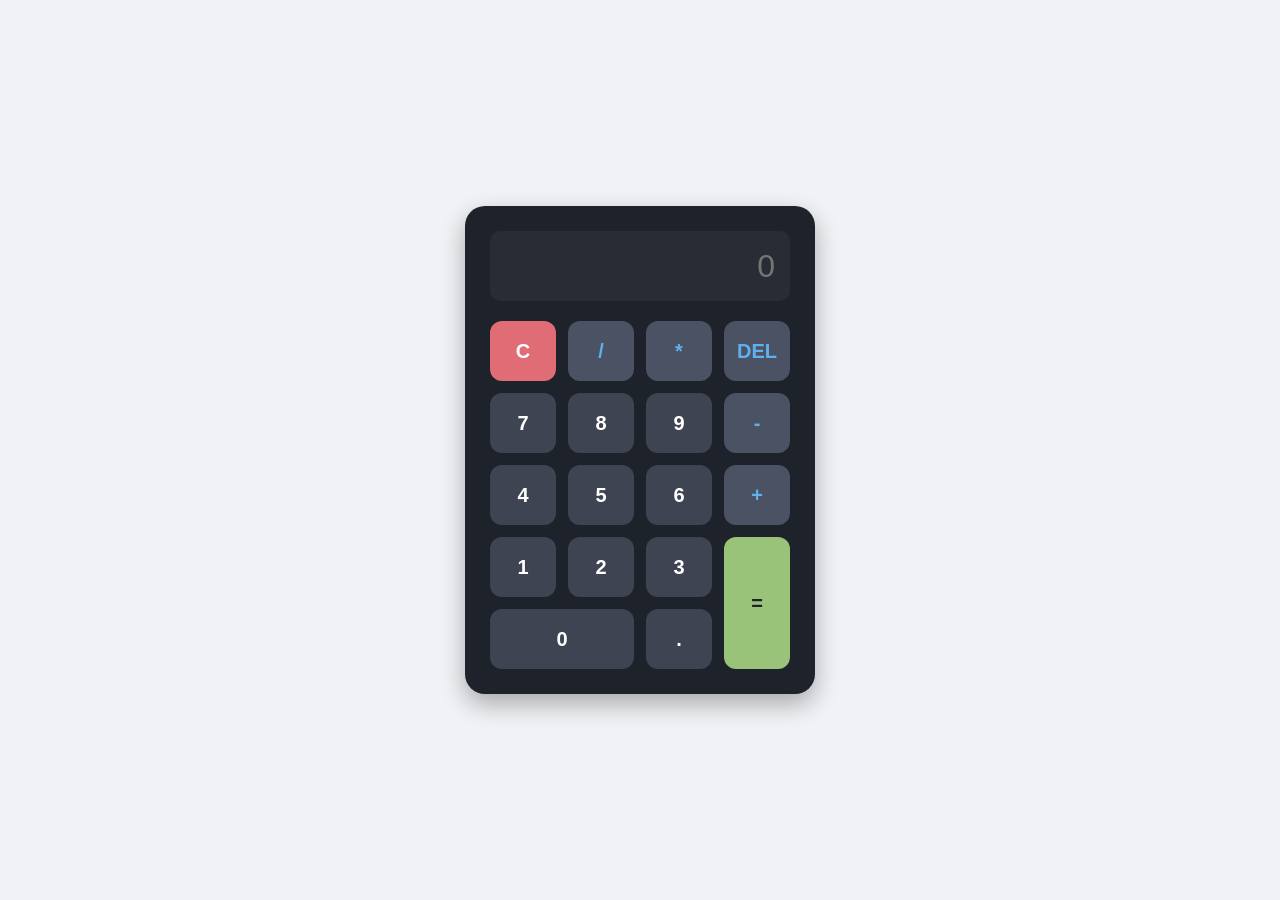
<file: calculator/Calc.html>
<!DOCTYPE html>
<html lang="en">
<head>
    <meta charset="UTF-8">
    <meta name="viewport" content="width=device-width, initial-scale=1.0">
    <title>Simple Calculator</title>
    <link rel="stylesheet" href="style.css">
</head>
<body>

    <div class="calculator">
        <input type="text" id="display" readonly placeholder="0">
        
        <div class="buttons">
            <button class="btn clear" onclick="clearDisplay()">C</button>
            <button class="btn operator" onclick="appendValue('/')">/</button>
            <button class="btn operator" onclick="appendValue('*')">*</button>
            <button class="btn operator" onclick="deleteLast()">DEL</button>

            <button class="btn" onclick="appendValue('7')">7</button>
            <button class="btn" onclick="appendValue('8')">8</button>
            <button class="btn" onclick="appendValue('9')">9</button>
            <button class="btn operator" onclick="appendValue('-')">-</button>

            <button class="btn" onclick="appendValue('4')">4</button>
            <button class="btn" onclick="appendValue('5')">5</button>
            <button class="btn" onclick="appendValue('6')">6</button>
            <button class="btn operator" onclick="appendValue('+')">+</button>

            <button class="btn" onclick="appendValue('1')">1</button>
            <button class="btn" onclick="appendValue('2')">2</button>
            <button class="btn" onclick="appendValue('3')">3</button>
            <button class="btn equal" onclick="calculateResult()">=</button>

            <button class="btn zero" onclick="appendValue('0')">0</button>
            <button class="btn" onclick="appendValue('.')">.</button>
        </div>
    </div>
    <script src="script.js"></script>
</body>
</html>
</file>
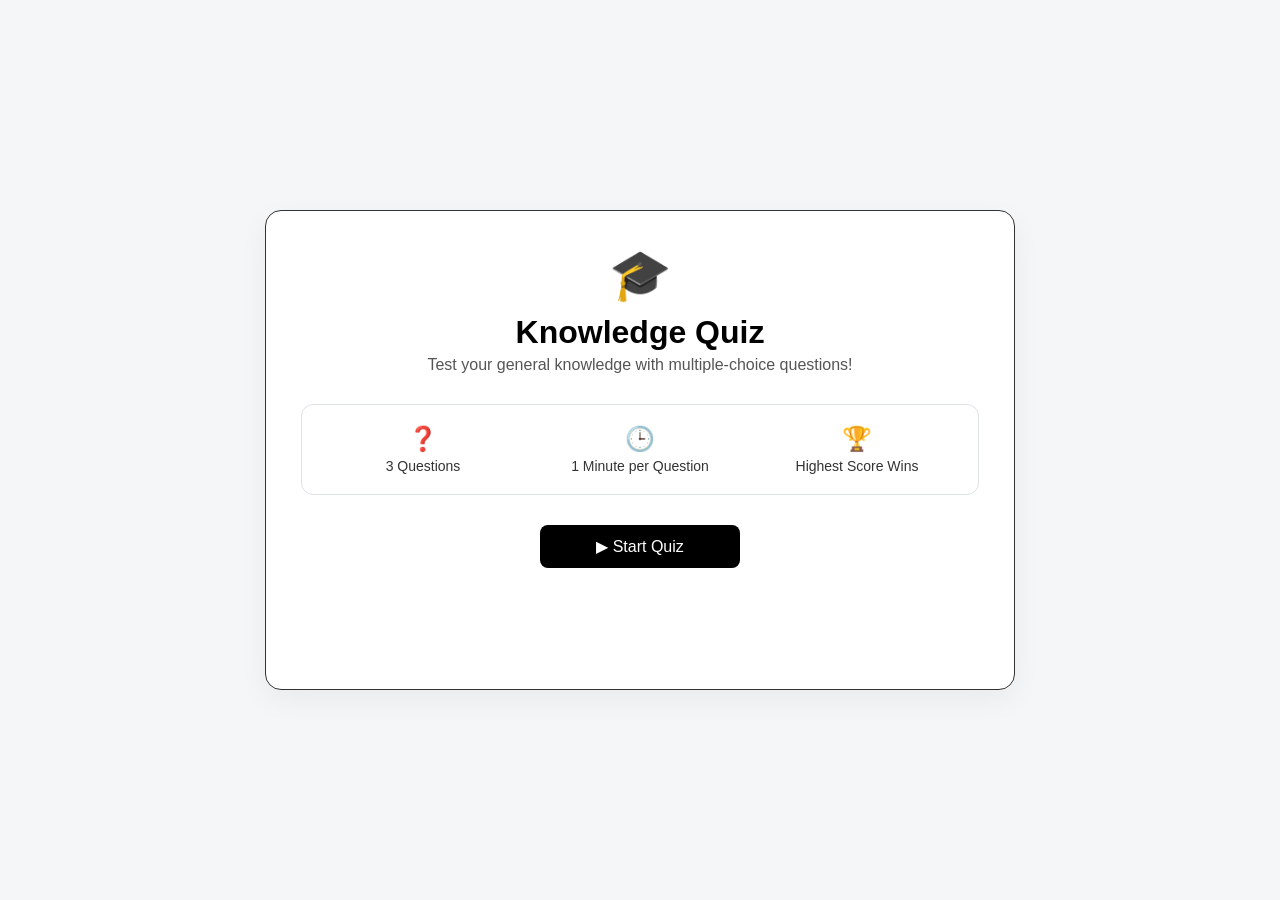
<file: quiz app/quiz.html>
<!DOCTYPE html>
<html lang="en">
<head>
    <meta charset="UTF-8">
    <meta name="viewport" content="width=device-width, initial-scale=1.0">
    <title>Knowledge Quiz</title>
    <link rel="stylesheet" href="style.css">
</head>
<body>

    <div class="quiz-window">

        <!-- STAGE 1: Start Screen -->
        <div id="start-screen" class="screen-box">

            <div class="header-icon">🎓</div>

            <h2>Knowledge Quiz</h2>

            <p class="tagline">
                Test your general knowledge with multiple-choice questions!
            </p>

            <div class="rules-grid">

                <div class="rule-item">
                    <p>❓</p>
                    <p>3 Questions</p>
                </div>

                <div class="rule-item">
                    <p>🕒</p>
                    <p>1 Minute per Question</p>
                </div>

                <div class="rule-item">
                    <p>🏆</p>
                    <p>Highest Score Wins</p>
                </div>

            </div>

            <button id="start-btn" class="action-btn-black">
                ▶ Start Quiz
            </button>

        </div>


        <!-- STAGE 2 & 3: Question Screen -->
        <div id="question-screen" class="screen-box" style="display: none;">

            <div class="top-status">

                <span id="question-counter">
                    Question 1 of 3
                </span>

                <span id="timer">⏱️ 01:00</span>

            </div>

            <div class="progress-container">
                <div id="progress-bar" class="progress-bar"></div>
            </div>

            <div class="score-display">
                Score: <span id="current-score">0</span>
            </div>

            <div class="question-container">

                <h3 id="question-text">
                    Question text goes here?
                </h3>

            </div>

            <div id="options-grid" class="options-grid">
            </div>

            <!-- Answer Feedback -->
            <div id="feedback-box" class="feedback-box"
                 style="visibility: hidden;">

                <div class="feedback-message">

                    <span id="feedback-status-icon"></span>

                    <div>

                        <strong id="feedback-title">
                            Correct!
                        </strong>

                        <p id="explanation-text">
                            Explanation details.
                        </p>

                    </div>

                </div>

                <button id="next-btn" class="action-btn-black">
                    Next →
                </button>

            </div>

        </div>


        <!-- STAGE 4: Results Screen -->
        <div id="results-screen"
             class="screen-box text-center"
             style="display: none;">

            <div class="medal-icon">🏆</div>

            <h2>Quiz Completed!</h2>

            <p class="result-label">
                Your Final Score
            </p>

            <div class="final-score-badge">

                <span id="final-score-text">0/3</span>

            </div>

            <p class="motivational-text">
                Great job! 🎉
            </p>

            <div class="results-actions">

                <button id="review-btn" class="action-btn-black">
                    📋 Review Answers
                </button>

                <button onclick="restartQuiz()"
                        class="action-btn-black">
                    🔄 Try Again
                </button>

            </div>

        </div>


        <!-- REVIEW ANSWERS SCREEN -->
        <div id="review-screen"
             class="screen-box"
             style="display: none;">

            <h2>Review Answers</h2>

            <p class="tagline">
                Check your answers and learn from your mistakes!
            </p>

            <div id="review-list">
            </div>

            <button id="back-results-btn"
                    class="action-btn-black">
                ← Back to Results
            </button>

        </div>

    </div>


    <!-- JavaScript -->
    <script src="script.js"></script>

</body>
</html>
</file>
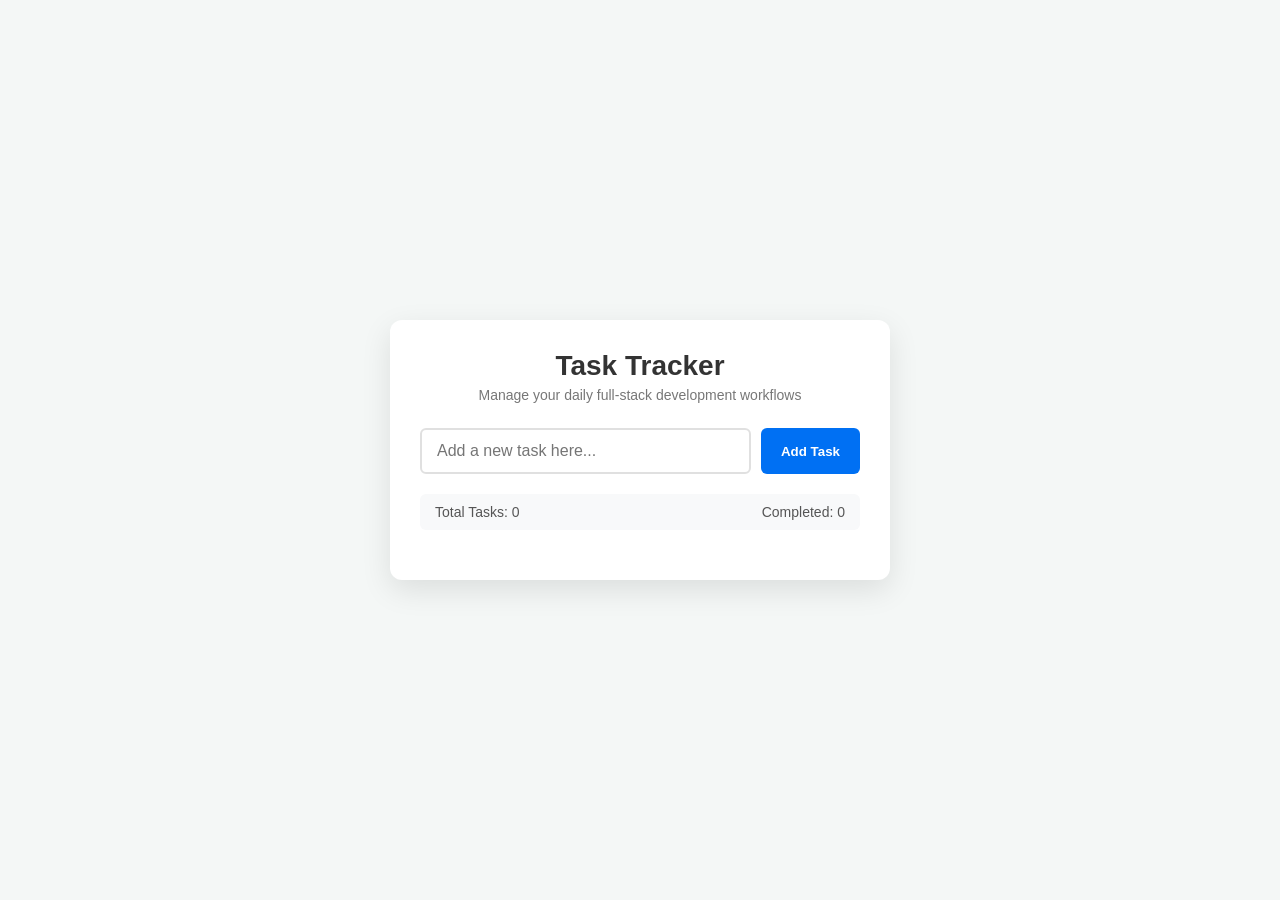
<file: Task-Tracker/task.html>
<!DOCTYPE html>
<html lang="en">
<head>
    <meta charset="UTF-8">
    <meta name="viewport" content="width=device-width, initial-scale=1.0">
    <title>Task Tracker</title>
    <link rel="stylesheet" href="style.css">
</head>
<body>

    <div class="task-app-container">
        <header class="app-header">
            <h1>Task Tracker</h1>
            <p>Manage your daily full-stack development workflows</p>
        </header>

        <main class="task-main">
            <!-- Form to Input New Tasks -->
            <form id="task-form" class="task-input-group">
                <input 
                    type="text" 
                    id="task-input" 
                    placeholder="Add a new task here..." 
                    autocomplete="off" 
                    required
                >
                <button type="submit" class="add-task-btn">Add Task</button>
            </form>

            <!-- Task Counter and Dashboard Metrics Status -->
            <div class="task-stats">
                <p>Total Tasks: <span id="total-count">0</span></p>
                <p>Completed: <span id="completed-count">0</span></p>
            </div>

            <!-- Dynamic Task List Render Container Target Wrapper -->
            <ul id="task-list" class="task-list-wrapper">
                <!-- script.js will dynamically insert list elements here -->
            </ul>
        </main>
    </div>

    <script src="script.js"></script>
</body>
</html>
</file>
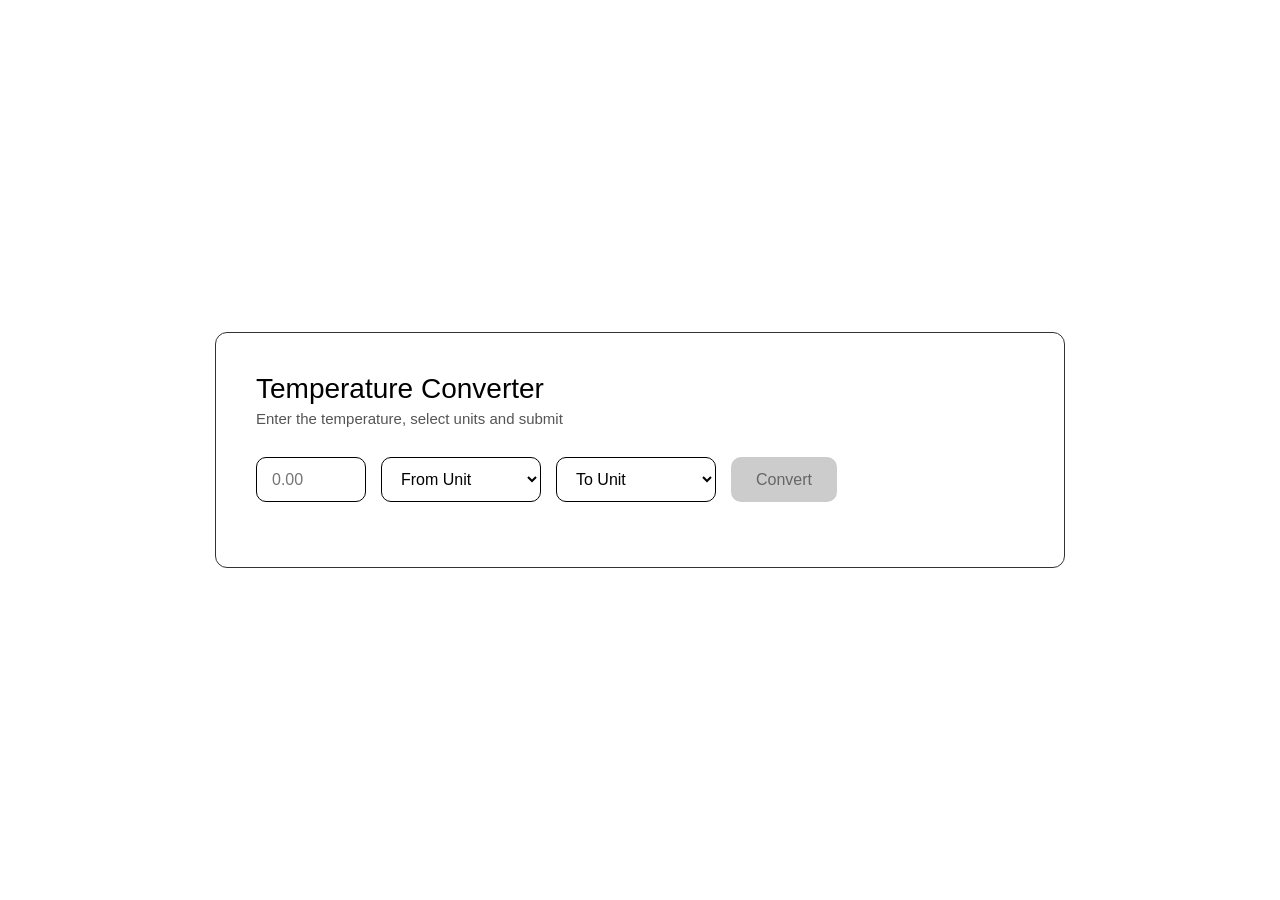
<file: Temperature converter/converter.html>
<!DOCTYPE html>
<html lang="en">
<head>
    <meta charset="UTF-8">
    <meta name="viewport" content="width=device-width, initial-scale=1.0">
    <title>Temperature Converter</title>
    <link rel="stylesheet" href="style.css">
</head>
<body>

    <div class="converter-wrapper">
        <h2>Temperature Converter</h2>
        <p class="subtitle">Enter the temperature, select units and submit</p>

        <div class="converter-row">
            <input type="number" id="temp-input" placeholder="0.00">
            
            <select id="from-unit">
                <option value="" disabled selected>From Unit</option>
                <option value="Celsius">Celsius</option>
                <option value="Fahrenheit">Fahrenheit</option>
                <option value="Kelvin">Kelvin</option>
            </select>

            <select id="to-unit">
                <option value="" disabled selected>To Unit</option>
                <option value="Celsius">Celsius</option>
                <option value="Fahrenheit">Fahrenheit</option>
                <option value="Kelvin">Kelvin</option>
            </select>

            <button id="convert-btn" disabled>Convert</button>
        </div>

        <div id="result-box" class="result-text" style="display: none;"></div>
    </div>

    <script src="script.js"></script>
</body>
</html>
</file>
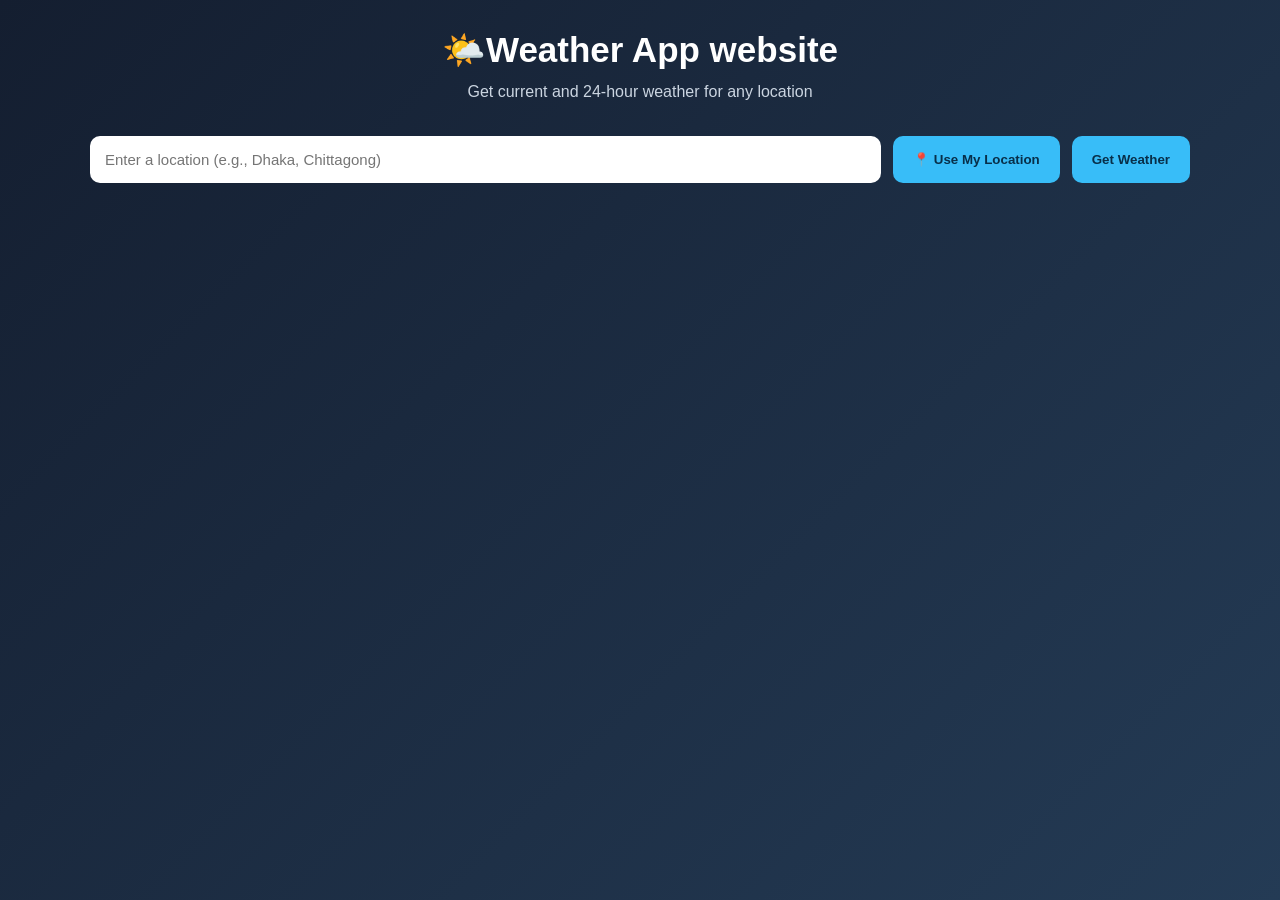
<file: Weather-App/weather.html>
<!DOCTYPE html>
<html lang="en">
<head>
    <meta charset="UTF-8">
    <meta name="viewport" content="width=device-width, initial-scale=1.0">
    <title>Weather Web App</title>
    <link rel="stylesheet" href="style.css">
</head>
<body>

    <div class="container">
        <h1>🌤️Weather App website</h1>
        <p class="subtitle">Get current and 24-hour weather for any location</p>

        <div class="search-box">
            <input type="text" id="locationInput" placeholder="Enter a location (e.g., Dhaka, Chittagong)">
            <button id="useLocationBtn">📍 Use My Location</button>
            <button id="getWeatherBtn">Get Weather</button>
        </div>

        <div id="loading" class="loading" style="display: none;">Loading weather data...</div>

        <div id="currentWeather" class="weather-card" style="display: none;">
            <div class="current-main">
                <div class="icon-condition">
                    <div id="weatherIcon" class="weather-icon">☁️</div>
                    <p id="condition">Partly Cloudy</p>
                </div>

                <div class="temp-location">
                    <h2 id="locationName">Dhaka, Bangladesh</h2>
                    <p id="updatedTime">Updated: --</p>
                    <h1 id="temperature">28°C</h1>
                </div>

                <div class="details">
                    <p>💨 Wind Speed: <span id="windSpeed">--</span> km/h</p>
                    <p>💧 Chance of Rain: <span id="precipProb">--</span>%</p>
                    <p>🌡️ Feels Like: <span id="feelsLike">--</span>°C</p>
                </div>

                <button id="refreshBtn">🔄 Refresh</button>
            </div>
        </div>

        <div id="hourlySection" class="hourly-section" style="display: none;">
            <div class="hourly-box">
                <h3>🕒 Previous 24 Hours</h3>
                <div id="previousHours" class="hours-container"></div>
            </div>

            <div class="hourly-box">
                <h3>🕒 Next 24 Hours</h3>
                <div id="nextHours" class="hours-container"></div>
            </div>
        </div>
    </div>

    <script>
        const locationInput = document.getElementById("locationInput");
        const getWeatherBtn = document.getElementById("getWeatherBtn");
        const useLocationBtn = document.getElementById("useLocationBtn");
        const refreshBtn = document.getElementById("refreshBtn");
        const loading = document.getElementById("loading");
        const currentWeather = document.getElementById("currentWeather");
        const hourlySection = document.getElementById("hourlySection");

        getWeatherBtn.addEventListener("click", function () {
            const location = locationInput.value.trim();
            if (location) {
                getWeatherByName(location);
            } else {
                alert("দয়া করে একটি লোকেশন লিখুন");
            }
        });

        useLocationBtn.addEventListener("click", function () {
            if (navigator.geolocation) {
                navigator.geolocation.getCurrentPosition(
                    function (position) {
                        getWeatherByCoords(position.coords.latitude, position.coords.longitude, "Current Location");
                    },
                    function () {
                        alert("লোকেশন পারমিশন দিন");
                    }
                );
            } else {
                alert("আপনার ব্রাউজার Geolocation সাপোর্ট করে না");
            }
        });

        refreshBtn.addEventListener("click", function () {
            const name = document.getElementById("locationName").textContent;
            if (name) getWeatherByName(name);
        });

        async function getWeatherByName(locationName) {
            loading.style.display = "block";
            currentWeather.style.display = "none";
            hourlySection.style.display = "none";

            try {
                const geoUrl = `https://geocoding-api.open-meteo.com/v1/search?name=${encodeURIComponent(locationName)}&count=1`;
                const geoRes = await fetch(geoUrl);
                const geoData = await geoRes.json();

                if (!geoData.results || geoData.results.length === 0) {
                    throw new Error("লোকেশন পাওয়া যায়নি");
                }

                const place = geoData.results[0];
                const fullName = place.name + (place.admin1 ? ", " + place.admin1 : "") + (place.country ? ", " + place.country : "");

                await getWeatherByCoords(place.latitude, place.longitude, fullName);
            } catch (err) {
                alert(err.message);
                loading.style.display = "none";
            }
        }

        async function getWeatherByCoords(lat, lon, locationName) {
            try {
                const url = `https://api.open-meteo.com/v1/forecast?latitude=${lat}&longitude=${lon}&current=temperature_2m,apparent_temperature,precipitation_probability,weather_code,wind_speed_10m&hourly=temperature_2m,weather_code&timezone=auto&forecast_days=2`;

                const res = await fetch(url);
                const data = await res.json();

                showWeather(data, locationName);
            } catch (err) {
                alert("ডেটা আনতে সমস্যা হয়েছে");
            } finally {
                loading.style.display = "none";
            }
        }

        function showWeather(data, locationName) {
            const current = data.current;

            document.getElementById("locationName").textContent = locationName;
            document.getElementById("temperature").textContent = Math.round(current.temperature_2m) + "°C";
            document.getElementById("condition").textContent = getWeatherText(current.weather_code);
            document.getElementById("windSpeed").textContent = Math.round(current.wind_speed_10m);
            document.getElementById("precipProb").textContent = current.precipitation_probability || 0;
            document.getElementById("feelsLike").textContent = Math.round(current.apparent_temperature);
            document.getElementById("updatedTime").textContent = "Updated: " + new Date().toLocaleString();
            document.getElementById("weatherIcon").textContent = getWeatherEmoji(current.weather_code);

            showHourly(data.hourly);

            currentWeather.style.display = "block";
            hourlySection.style.display = "flex";
        }

        function showHourly(hourly) {
            const prev = document.getElementById("previousHours");
            const next = document.getElementById("nextHours");
            prev.innerHTML = "";
            next.innerHTML = "";

            const now = new Date();
            let past = [], future = [];

            for (let i = 0; i < hourly.time.length; i++) {
                const t = new Date(hourly.time[i]);
                const item = { time: hourly.time[i], temp: hourly.temperature_2m[i], code: hourly.weather_code[i] };
                if (t < now) past.push(item);
                else future.push(item);
            }

            past.slice(-8).forEach(item => prev.innerHTML += makeBox(item));
            future.slice(0, 8).forEach(item => next.innerHTML += makeBox(item));
        }

        function makeBox(item) {
            return `
                <div class="hour-item">
                    <div class="time">${item.time.slice(11,16)}</div>
                    <div style="font-size:22px">${getWeatherEmoji(item.code)}</div>
                    <div class="temp">${Math.round(item.temp)}°C</div>
                </div>
            `;
        }

        function getWeatherText(code) {
            if (code === 0) return "Clear Sky";
            if (code <= 2) return "Partly Cloudy";
            if (code === 3) return "Overcast";
            if (code >= 45 && code <= 48) return "Foggy";
            if (code >= 51 && code <= 67) return "Rain";
            if (code >= 71 && code <= 77) return "Snow";
            if (code >= 80) return "Rain Showers";
            if (code >= 95) return "Thunderstorm";
            return "Cloudy";
        }

        function getWeatherEmoji(code) {
            if (code === 0) return "☀️";
            if (code <= 2) return "⛅";
            if (code === 3) return "☁️";
            if (code >= 45 && code <= 48) return "🌫️";
            if (code >= 51 && code <= 67) return "🌧️";
            if (code >= 71 && code <= 77) return "❄️";
            if (code >= 80) return "🌦️";
            if (code >= 95) return "⛈️";
            return "☁️";
        }
    </script>
</body>
</html>
</file>
<file: calculator/style.css>
* {
    margin: 0;
    padding: 0;
    box-sizing: border-box;
    font-family: 'Segoe UI', sans-serif;
}

body {
    background-color: #f0f2f5;
    height: 100vh;
    display: flex;
    justify-content: center;
    align-items: center;
}

.calculator {
    background-color: #1e222b;
    padding: 25px;
    border-radius: 20px;
    box-shadow: 0 10px 25px rgba(0, 0, 0, 0.3);
    width: 350px;
}

#display {
    width: 100%;
    height: 70px;
    background-color: #282c34;
    border: none;
    outline: none;
    border-radius: 10px;
    color: #ffffff;
    text-align: right;
    padding: 15px;
    font-size: 32px;
    margin-bottom: 20px;
}

.buttons {
    display: grid;
    grid-template-columns: repeat(4, 1fr);
    gap: 12px;
}

.btn {
    height: 60px;
    border-radius: 12px;
    border: none;
    outline: none;
    font-size: 20px;
    font-weight: 600;
    background-color: #3e4451;
    color: #ffffff;
    cursor: pointer;
    transition: background 0.2s, transform 0.1s;
}

.btn:hover {
    background-color: #4b5263;
}

.btn:active {
    transform: scale(0.95);
}

.operator {
    background-color: #4b5263;
    color: #61afef;
}

.clear {
    background-color: #e06c75;
    color: #ffffff;
}

.clear:hover {
    background-color: #e68188;
}

.equal {
    grid-row: span 2;
    height: 132px;
    background-color: #98c379;
    color: #1e222b;
}

.equal:hover {
    background-color: #a3cc85;
}

.zero {
    grid-column: span 2;
}
</file>
<file: quiz app/style.css>
/* ==============================
   GLOBAL RESET
============================== */

* {
    margin: 0;
    padding: 0;
    box-sizing: border-box;
    font-family: 'Segoe UI', sans-serif;
}

body {
    background-color: #f5f6f8;
    min-height: 100vh;
    display: flex;
    justify-content: center;
    align-items: center;
    padding: 20px;
}

/* ==============================
   MAIN QUIZ WINDOW
============================== */

.quiz-window {
    background: #ffffff;
    padding: 35px;
    border-radius: 16px;
    border: 1px solid #333333;
    width: 750px;
    max-width: 100%;
    min-height: 480px;
    box-shadow: 0 10px 30px rgba(0,0,0,0.05);
}

.screen-box {
    width: 100%;
}

.text-center {
    text-align: center;
}

/* ==============================
   START SCREEN
============================== */

.header-icon {
    font-size: 50px;
    text-align: center;
    margin-bottom: 10px;
}

h2 {
    font-size: 32px;
    text-align: center;
    font-weight: 600;
    color: #000000;
}

.tagline {
    text-align: center;
    color: #555555;
    margin-top: 5px;
    margin-bottom: 30px;
}

.rules-grid {
    display: grid;
    grid-template-columns: repeat(3, 1fr);
    gap: 15px;
    border: 1px solid #dee2e6;
    border-radius: 12px;
    padding: 20px;
    margin-bottom: 30px;
    text-align: center;
}

.rule-item p:first-child {
    font-size: 24px;
    margin-bottom: 5px;
}

.rule-item p:last-child {
    font-size: 14px;
    font-weight: 500;
    color: #333;
}

/* ==============================
   BUTTON DESIGN
============================== */

.action-btn-black {
    display: block;
    width: 200px;
    margin: 0 auto;
    padding: 12px 20px;
    background-color: #000000;
    color: #ffffff;
    border: none;
    border-radius: 8px;
    font-size: 16px;
    font-weight: 500;
    cursor: pointer;
    transition: background 0.2s;
}

.action-btn-black:hover {
    background-color: #333333;
    transform: translateY(-2px);
}

button:focus-visible {
    outline: 3px solid #4a90e2;
    outline-offset: 3px;
}

/* ==============================
   QUESTION SCREEN
============================== */

.top-status {
    display: flex;
    justify-content: space-between;
    font-size: 14px;
    font-weight: 500;
    color: #495057;
    margin-bottom: 8px;
}

.progress-container {
    width: 100%;
    height: 8px;
    background-color: #e9ecef;
    border-radius: 10px;
    overflow: hidden;
    margin-bottom: 10px;
}

.progress-bar {
    width: 0%;
    height: 100%;
    background-color: #000000;
    transition: width 0.3s ease;
}

.score-display {
    text-align: right;
    font-size: 14px;
    font-weight: 600;
    margin-bottom: 20px;
}

.question-container {
    border: 1px solid #333333;
    border-radius: 12px;
    padding: 20px;
    margin-bottom: 25px;
    background-color: #ffffff;
}

.question-container h3 {
    font-size: 18px;
    font-weight: 500;
}

/* ==============================
   ANSWER OPTIONS
============================== */

.options-grid {
    display: grid;
    grid-template-columns: 1fr 1fr;
    gap: 15px;
    margin-bottom: 25px;
}

.option-card {
    padding: 14px 20px;
    background: #ffffff;
    border: 1px solid #333333;
    border-radius: 10px;
    font-size: 16px;
    text-align: left;
    cursor: pointer;
    transition: all 0.2s ease;
    width: 100%;
}

.option-card:hover:not(:disabled) {
    background-color: #f0f0f0;
    transform: translateY(-2px);
}

.option-card:disabled {
    cursor: not-allowed;
}

.option-card.correct {
    background-color: #e8f5e9;
    border: 1px solid #2e7d32;
    color: #2e7d32;
    font-weight: 600;
}

.option-card.wrong {
    background-color: #ffebee;
    border: 1px solid #c62828;
    color: #c62828;
}

/* ==============================
   FEEDBACK BOX
============================== */

.feedback-box {
    display: flex;
    align-items: center;
    justify-content: space-between;
    gap: 15px;
    border: 1px solid #dee2e6;
    border-radius: 12px;
    padding: 15px 20px;
    background-color: #ffffff;
}

.feedback-message {
    display: flex;
    align-items: flex-start;
    gap: 12px;
    max-width: 70%;
}

.feedback-message strong {
    font-size: 16px;
    display: block;
    margin-bottom: 5px;
}

.feedback-message p {
    font-size: 13px;
    color: #6c757d;
    line-height: 1.5;
}

#feedback-box.correct-box {
    border-color: #2e7d32;
    background-color: #f1f8e9;
}

#feedback-box.correct-box strong {
    color: #2e7d32;
}

#feedback-box.wrong-box {
    border-color: #c62828;
    background-color: #ffebee;
}

#feedback-box.wrong-box strong {
    color: #c62828;
}

#question-screen #next-btn {
    margin: 0;
    width: auto;
    padding: 10px 25px;
}

/* ==============================
   RESULTS SCREEN
============================== */

.medal-icon {
    font-size: 60px;
    margin-bottom: 10px;
}

.result-label {
    font-size: 14px;
    color: #6c757d;
    margin-top: 15px;
    margin-bottom: 8px;
}

.final-score-badge {
    border: 1px solid #333333;
    border-radius: 20px;
    padding: 10px 40px;
    display: inline-block;
    font-size: 36px;
    font-weight: bold;
    margin-bottom: 15px;
    background-color: #ffffff;
}

.motivational-text {
    font-size: 16px;
    color: #333333;
    margin-bottom: 30px;
}

.results-actions {
    display: flex;
    justify-content: center;
    align-items: center;
    gap: 15px;
    flex-wrap: wrap;
}

/* ==============================
   REVIEW ANSWERS SCREEN
============================== */

#review-screen h2 {
    margin-bottom: 10px;
}

#review-screen .tagline {
    margin-bottom: 20px;
}

.review-card {
    border: 1px solid #dee2e6;
    border-radius: 12px;
    padding: 20px;
    margin-bottom: 15px;
    background-color: #ffffff;
    box-shadow: 0 3px 10px rgba(0,0,0,0.03);
}

.review-card h3 {
    font-size: 18px;
    margin-bottom: 12px;
    color: #111111;
}

.review-card p {
    font-size: 14px;
    line-height: 1.6;
    margin: 8px 0;
    color: #444444;
}

#review-screen #back-results-btn {
    margin: 20px auto 0;
}

/* ==============================
   RESPONSIVE DESIGN
============================== */

@media (max-width: 600px) {

    body {
        padding: 12px;
        align-items: flex-start;
    }

    .quiz-window {
        width: 100%;
        padding: 20px;
    }

    h2 {
        font-size: 26px;
    }

    .rules-grid {
        gap: 8px;
        padding: 12px;
    }

    .rule-item p:last-child {
        font-size: 12px;
    }

    .options-grid {
        grid-template-columns: 1fr;
    }

    .feedback-box {
        flex-direction: column;
        align-items: stretch;
    }

    .feedback-message {
        max-width: 100%;
    }

    #question-screen #next-btn {
        width: 100%;
    }

    .results-actions {
        flex-direction: column;
    }

    .results-actions button {
        width: 100%;
    }

    .final-score-badge {
        font-size: 30px;
    }
}
</file>
<file: Task-Tracker/style.css>
* {
    margin: 0;
    padding: 0;
    box-sizing: border-box;
    font-family: 'Segoe UI', Tahoma, Geneva, Verdana, sans-serif;
}

body {
    background-color: #f4f7f6;
    display: flex;
    justify-content: center;
    align-items: center;
    min-height: 100vh;
    padding: 20px;
}

.task-app-container {
    background: #ffffff;
    max-width: 500px;
    width: 100%;
    padding: 30px;
    border-radius: 12px;
    box-shadow: 0 10px 30px rgba(0, 0, 0, 0.1);
}

.app-header {
    text-align: center;
    margin-bottom: 25px;
}

.app-header h1 {
    color: #333;
    font-size: 28px;
    margin-bottom: 5px;
}

.app-header p {
    color: #777;
    font-size: 14px;
}

.task-input-group {
    display: flex;
    gap: 10px;
    margin-bottom: 20px;
}

#task-input {
    flex: 1;
    padding: 12px 15px;
    border: 2px solid #e0e0e0;
    border-radius: 6px;
    font-size: 16px;
    outline: none;
    transition: border-color 0.3s;
}

#task-input:focus {
    border-color: #0070f3;
}

.add-task-btn {
    padding: 12px 20px;
    background-color: #0070f3;
    color: #fff;
    border: none;
    border-radius: 6px;
    font-weight: bold;
    cursor: pointer;
    transition: background 0.2s;
}

.add-task-btn:hover {
    background-color: #0056b3;
}

.task-stats {
    display: flex;
    justify-content: space-between;
    background: #f8f9fa;
    padding: 10px 15px;
    border-radius: 6px;
    margin-bottom: 20px;
    font-size: 14px;
    color: #555;
    font-weight: 500;
}

.task-list-wrapper {
    list-style: none;
    max-height: 300px;
    overflow-y: auto;
}

.task-item {
    display: flex;
    justify-content: space-between;
    align-items: center;
    padding: 12px 15px;
    background: #f9f9f9;
    border-left: 4px solid #0070f3;
    border-radius: 4px;
    margin-bottom: 10px;
    transition: all 0.3s;
}

.task-item.completed {
    border-left-color: #28a745;
    background: #ecfbe7;
    opacity: 0.7;
}

.task-text {
    flex: 1;
    cursor: pointer;
    font-size: 16px;
    color: #333;
    user-select: none;
}

.task-item.completed .task-text {
    text-decoration: line-through;
    color: #777;
}

.delete-btn {
    background: none;
    border: none;
    cursor: pointer;
    font-size: 14px;
    padding: 2px;
    transition: transform 0.2s;
}

.delete-btn:hover {
    transform: scale(1.2);
}
</file>
<file: Temperature converter/style.css>
* {
    margin: 0;
    padding: 0;
    box-sizing: border-box;
    font-family: 'Segoe UI', sans-serif;
}

body {
    background-color: #ffffff;
    height: 100vh;
    display: flex;
    justify-content: center;
    align-items: center;
    padding: 20px;
}

.converter-wrapper {
    background: #ffffff;
    padding: 40px;
    border-radius: 12px;
    border: 1px solid #333333;
    width: 850px;
}

h2 {
    font-size: 28px;
    color: #000000;
    font-weight: 500;
}

.subtitle {
    color: #555555;
    font-size: 15px;
    margin-top: 5px;
    margin-bottom: 30px;
}

.converter-row {
    display: flex;
    align-items: center;
    gap: 15px;
    margin-bottom: 25px;
}

input, select {
    padding: 10px 15px;
    border: 1px solid #000000;
    border-radius: 10px;
    outline: none;
    font-size: 16px;
    height: 45px;
    background-color: #ffffff;
}

input {
    width: 110px;
}

select {
    width: 160px;
}

#convert-btn {
    padding: 0 25px;
    height: 45px;
    background-color: #000000;
    color: #ffffff;
    border: none;
    border-radius: 10px;
    font-weight: 500;
    font-size: 16px;
    cursor: pointer;
    transition: background 0.2s;
}

#convert-btn:disabled {
    background-color: #cccccc;
    color: #666666;
    cursor: not-allowed;
}

.result-text {
    font-size: 18px;
    color: #2e7d32;
    font-weight: 500;
    margin-top: 15px;
    animation: fadeIn 0.3s ease-in-out;
}

@keyframes fadeIn {
    from { opacity: 0; }
    to { opacity: 1; }
}
</file>
<file: Weather-App/style.css>
* {
    margin: 0;
    padding: 0;
    box-sizing: border-box;
}

body {
    font-family: Arial, sans-serif;
    min-height: 100vh;
    background: linear-gradient(135deg, #141e30, #243b55);
    color: white;
    padding: 30px 15px;
}

.container {
    max-width: 1100px;
    margin: auto;
}

h1 {
    text-align: center;
    font-size: 35px;
    margin-bottom: 12px;
}

.subtitle {
    text-align: center;
    color: #cbd5e1;
    margin-bottom: 35px;
}

.search-box {
    display: flex;
    gap: 12px;
    flex-wrap: wrap;
    margin-bottom: 30px;
}

.search-box input {
    flex: 1;
    min-width: 200px;
    padding: 15px;
    border: none;
    border-radius: 10px;
    outline: none;
    font-size: 15px;
}

button {
    padding: 14px 20px;
    border: none;
    border-radius: 10px;
    background: #38bdf8;
    color: #082f49;
    font-weight: bold;
    cursor: pointer;
}

button:hover {
    background: #7dd3fc;
}

.weather-card,
.hourly-box {
    background: rgba(255,255,255,0.12);
    padding: 25px;
    border-radius: 18px;
    margin-bottom: 25px;
    backdrop-filter: blur(10px);
}

.current-main {
    display: flex;
    justify-content: space-between;
    align-items: center;
    flex-wrap: wrap;
    gap: 25px;
}

.weather-icon {
    font-size: 65px;
}

.temp-location h2 {
    font-size: 23px;
}

.temp-location h1 {
    font-size: 55px;
    margin-top: 12px;
}

.details p {
    margin: 12px 0;
    color: #e2e8f0;
}

#refreshBtn {
    background: #facc15;
}

.hourly-section {
    display: flex;
    gap: 20px;
    flex-wrap: wrap;
}

.hourly-box {
    flex: 1;
    min-width: 280px;
}

.hours-container {
    display: flex;
    gap: 12px;
    overflow-x: auto;
    margin-top: 20px;
    padding-bottom: 10px;
}

.hour-item {
    min-width: 75px;
    text-align: center;
    padding: 15px 10px;
    background: rgba(255,255,255,0.12);
    border-radius: 12px;
}

.time {
    font-size: 13px;
    margin-bottom: 10px;
}

.temp {
    margin-top: 10px;
    font-weight: bold;
}

.loading {
    text-align: center;
    padding: 20px;
}

@media(max-width: 600px) {
    h1 {
        font-size: 27px;
    }

    .current-main {
        flex-direction: column;
        align-items: flex-start;
    }

    .search-box {
        flex-direction: column;
    }
}
</file>
